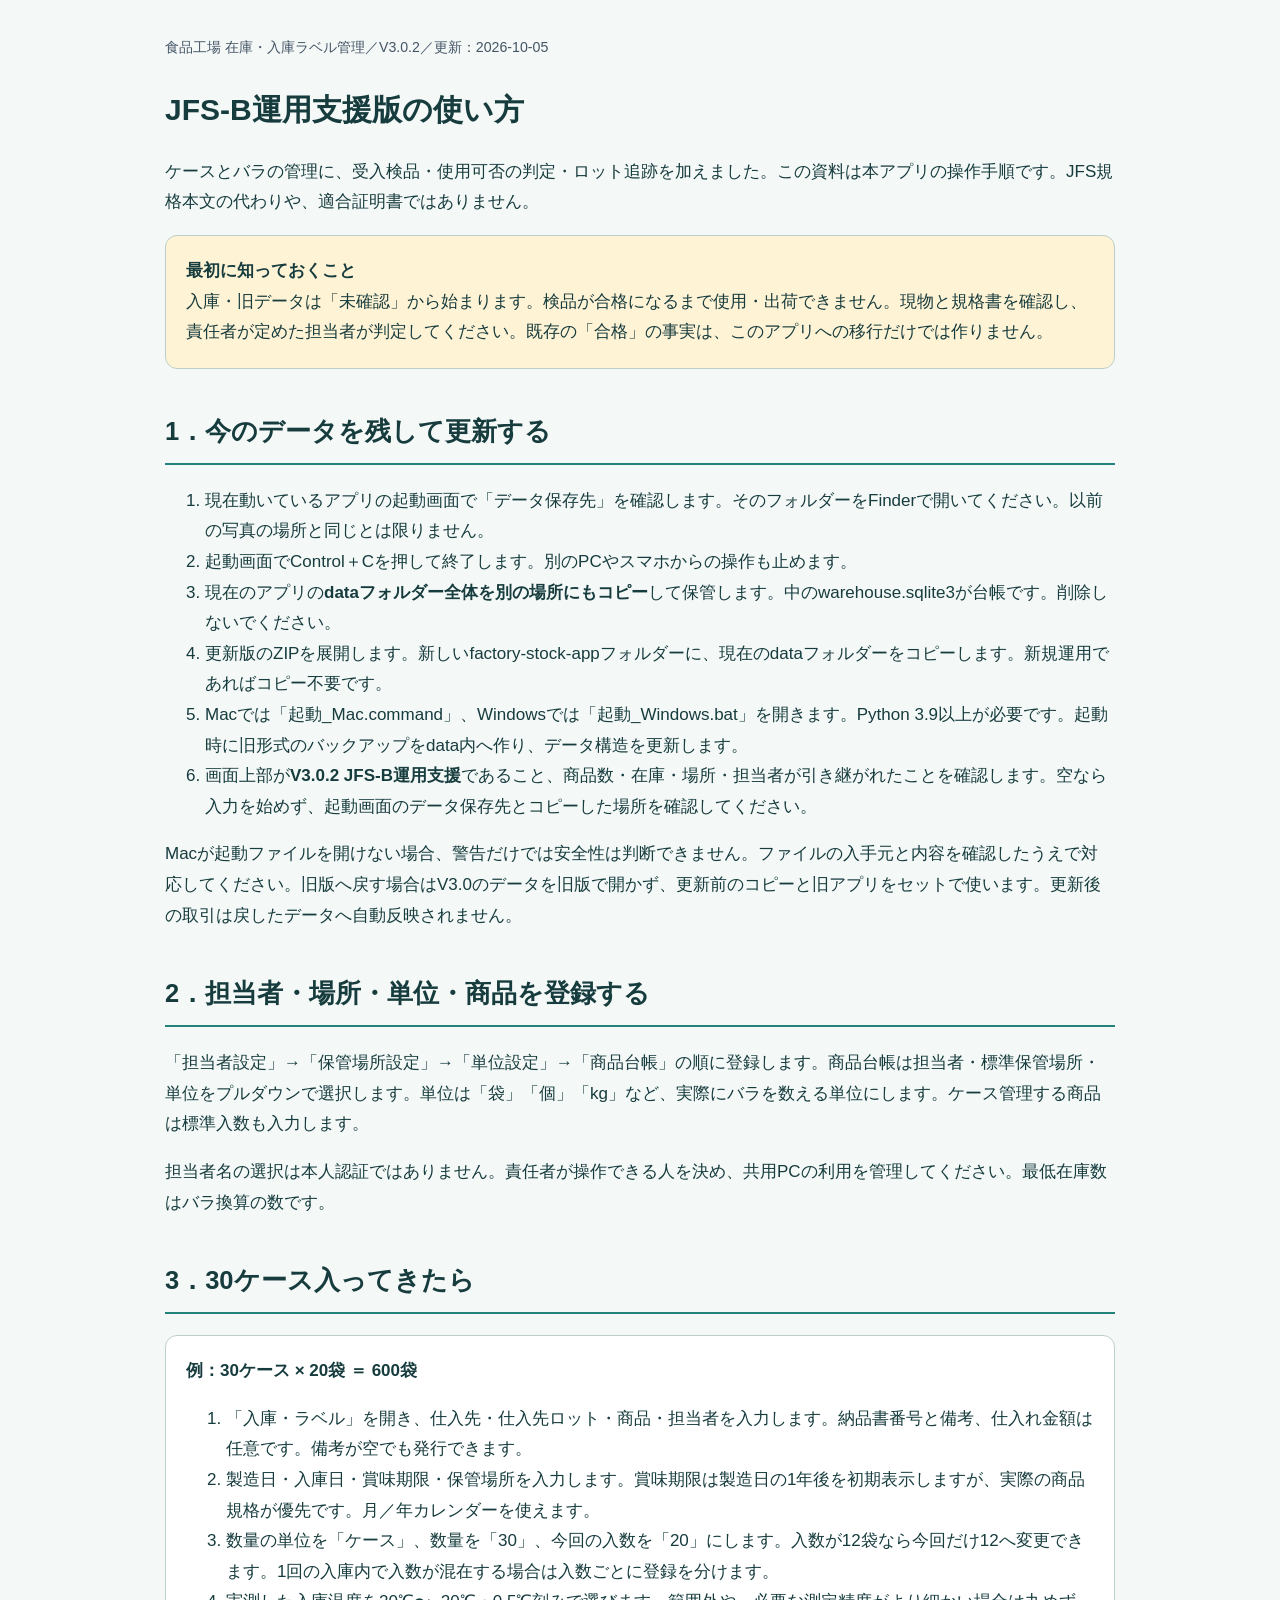
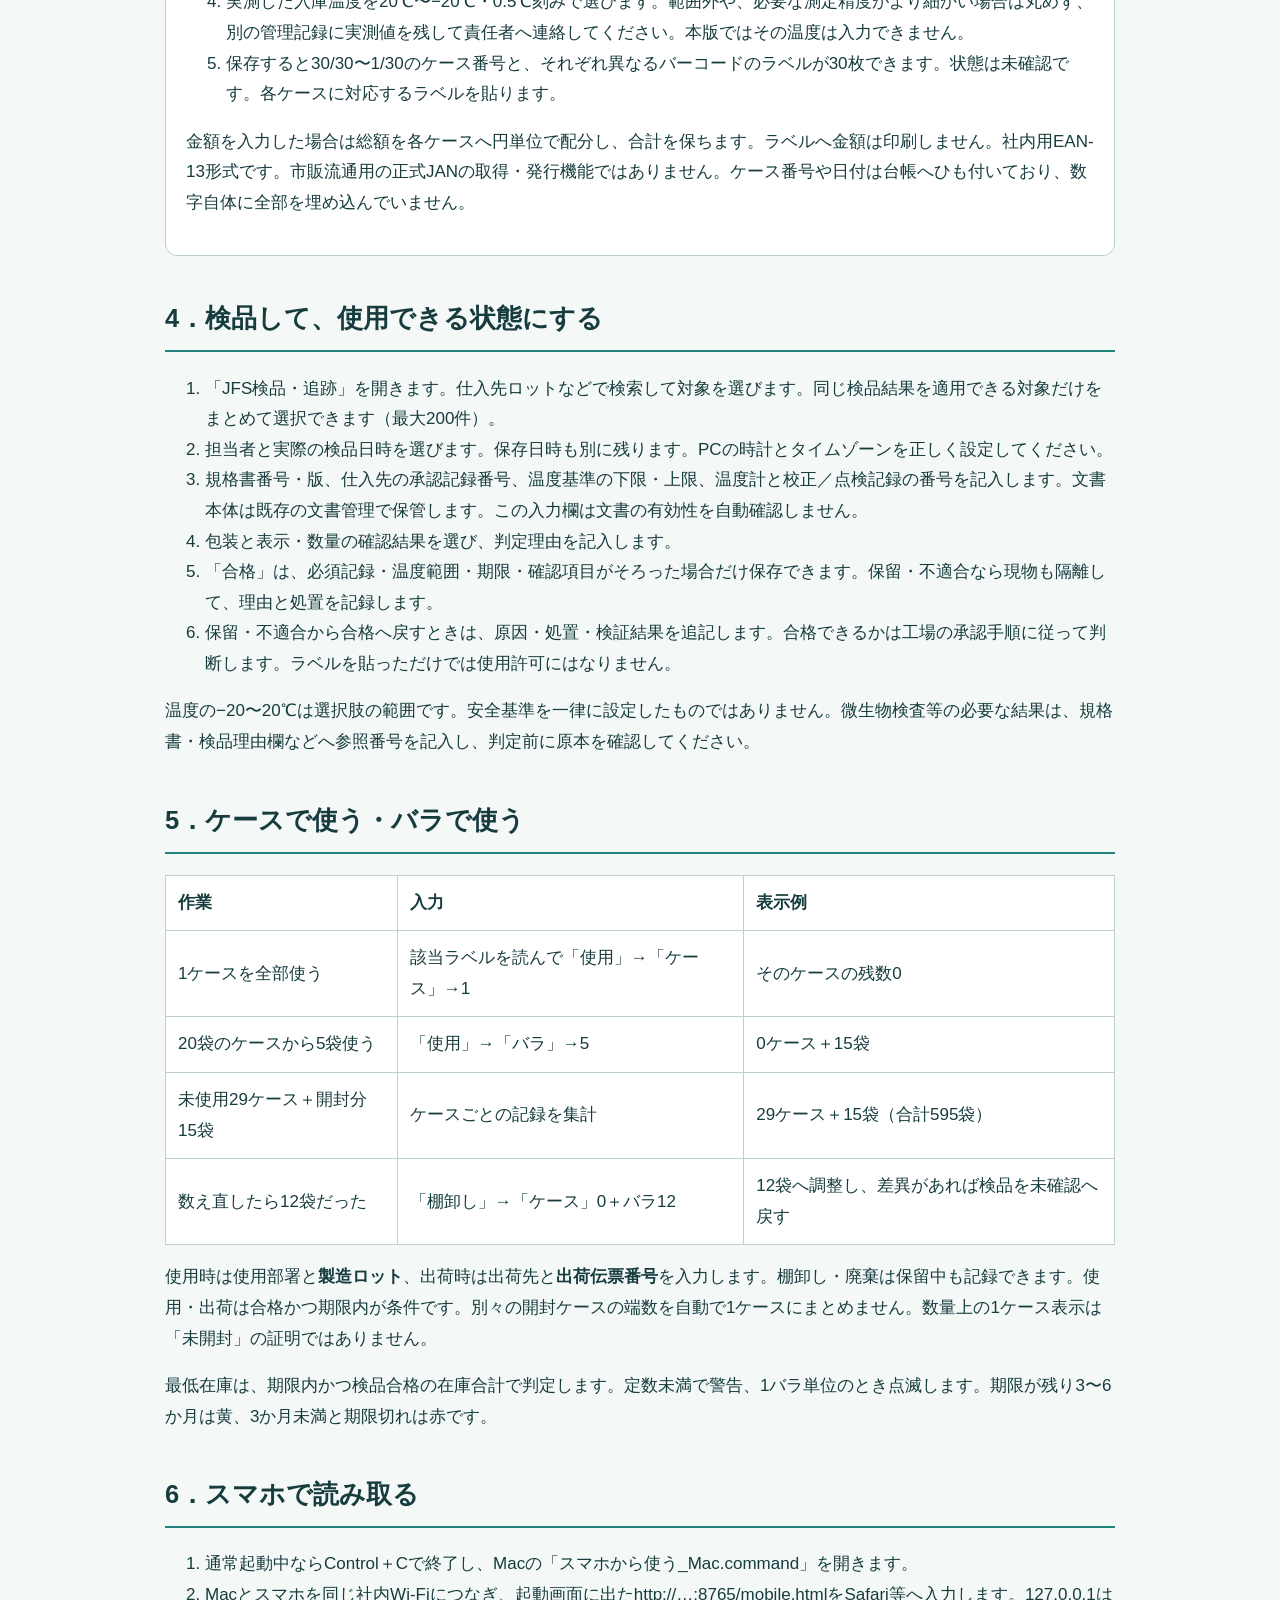
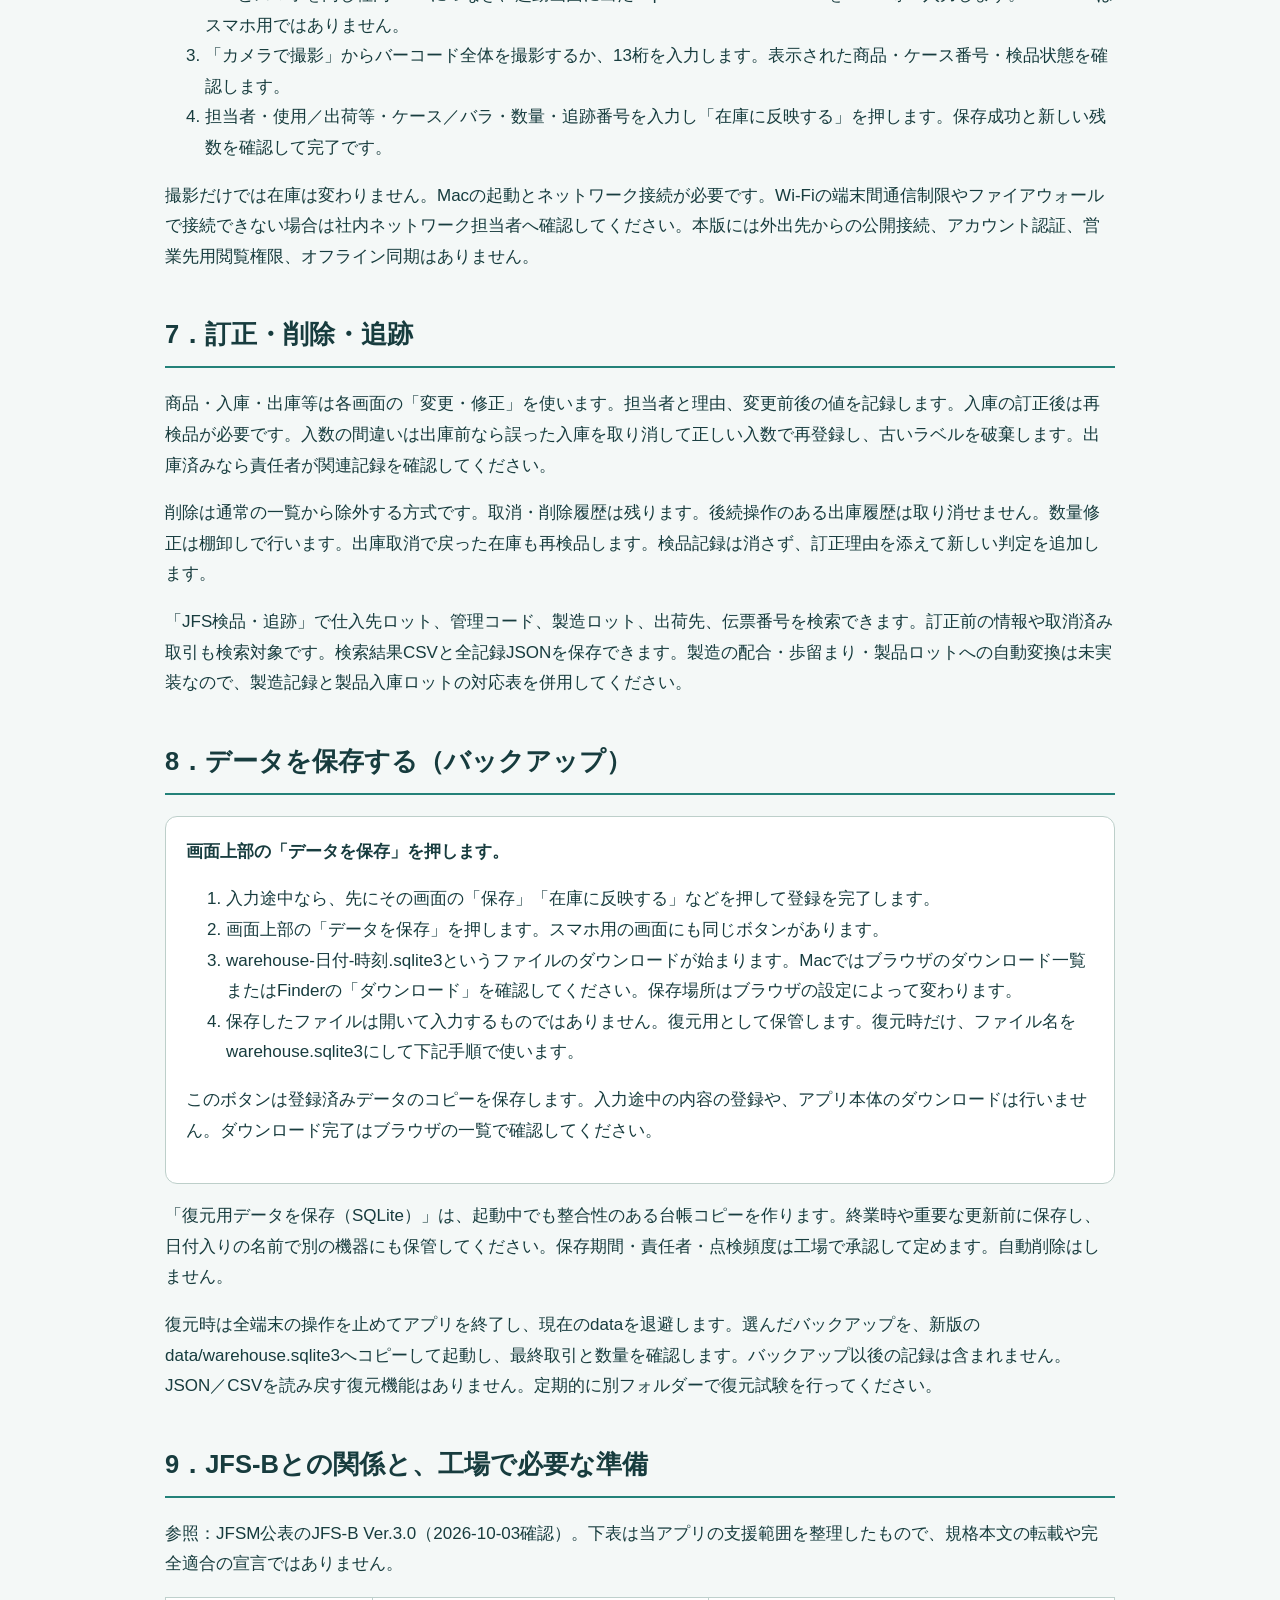
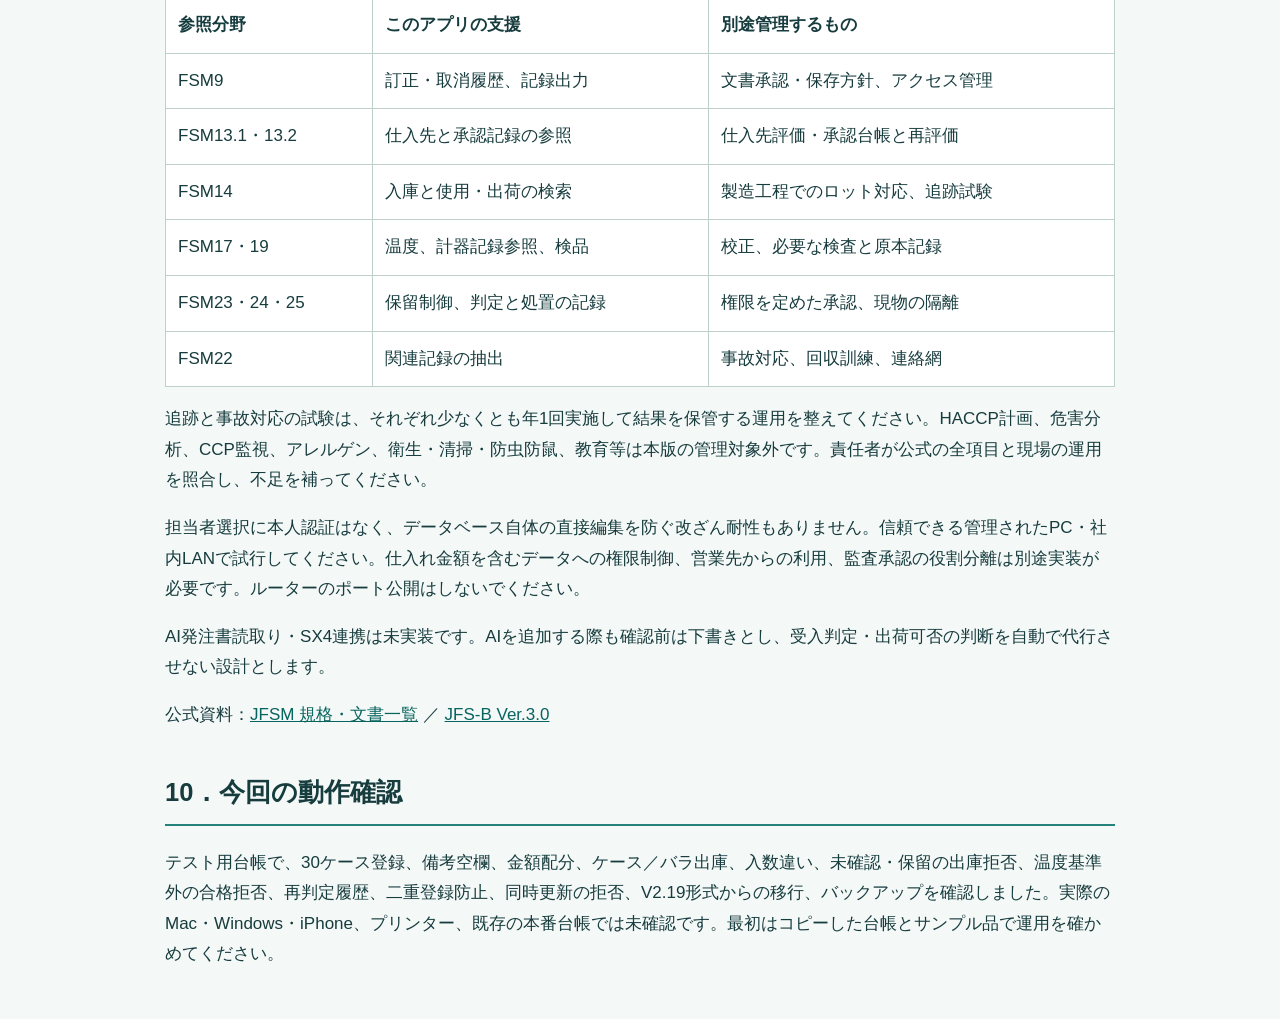
<file: 最初に読む.html>
<!doctype html><html lang="ja"><meta charset="utf-8"><meta name="viewport" content="width=device-width,initial-scale=1"><title>V3.0.2 JFS-B運用支援版の使い方</title><style>body{font:17px/1.8 sans-serif;color:#173c3e;background:#f4f8f7;margin:0}main{max-width:950px;margin:auto;padding:32px}h1{font-size:30px}h2{border-bottom:2px solid #238279;padding-bottom:8px;margin-top:40px}article,.notice{background:white;border:1px solid #bdcfca;border-radius:12px;padding:20px;margin:16px 0}table{border-collapse:collapse;width:100%;background:white}th,td{border:1px solid #bed0cc;padding:12px;text-align:left}small{color:#456}.notice{background:#fff3d5}code{overflow-wrap:anywhere}a{color:#07645f}@media print{body{background:white}main{padding:0}h2{break-after:avoid}tr,article{break-inside:avoid}}</style><main><small>食品工場 在庫・入庫ラベル管理／V3.0.2／更新：2026-10-05</small><h1>JFS-B運用支援版の使い方</h1><p>ケースとバラの管理に、受入検品・使用可否の判定・ロット追跡を加えました。この資料は本アプリの操作手順です。JFS規格本文の代わりや、適合証明書ではありません。</p><div class="notice"><b>最初に知っておくこと</b><br>入庫・旧データは「未確認」から始まります。検品が合格になるまで使用・出荷できません。現物と規格書を確認し、責任者が定めた担当者が判定してください。既存の「合格」の事実は、このアプリへの移行だけでは作りません。</div>
<h2>1．今のデータを残して更新する</h2><ol><li>現在動いているアプリの起動画面で「データ保存先」を確認します。そのフォルダーをFinderで開いてください。以前の写真の場所と同じとは限りません。</li><li>起動画面でControl＋Cを押して終了します。別のPCやスマホからの操作も止めます。</li><li>現在のアプリの<b>dataフォルダー全体を別の場所にもコピー</b>して保管します。中のwarehouse.sqlite3が台帳です。削除しないでください。</li><li>更新版のZIPを展開します。新しいfactory-stock-appフォルダーに、現在のdataフォルダーをコピーします。新規運用であればコピー不要です。</li><li>Macでは「起動_Mac.command」、Windowsでは「起動_Windows.bat」を開きます。Python 3.9以上が必要です。起動時に旧形式のバックアップをdata内へ作り、データ構造を更新します。</li><li>画面上部が<b>V3.0.2 JFS-B運用支援</b>であること、商品数・在庫・場所・担当者が引き継がれたことを確認します。空なら入力を始めず、起動画面のデータ保存先とコピーした場所を確認してください。</li></ol><p>Macが起動ファイルを開けない場合、警告だけでは安全性は判断できません。ファイルの入手元と内容を確認したうえで対応してください。旧版へ戻す場合はV3.0のデータを旧版で開かず、更新前のコピーと旧アプリをセットで使います。更新後の取引は戻したデータへ自動反映されません。</p>
<h2>2．担当者・場所・単位・商品を登録する</h2><p>「担当者設定」→「保管場所設定」→「単位設定」→「商品台帳」の順に登録します。商品台帳は担当者・標準保管場所・単位をプルダウンで選択します。単位は「袋」「個」「kg」など、実際にバラを数える単位にします。ケース管理する商品は標準入数も入力します。</p><p>担当者名の選択は本人認証ではありません。責任者が操作できる人を決め、共用PCの利用を管理してください。最低在庫数はバラ換算の数です。</p>
<h2>3．30ケース入ってきたら</h2><article><b>例：30ケース × 20袋 ＝ 600袋</b><ol><li>「入庫・ラベル」を開き、仕入先・仕入先ロット・商品・担当者を入力します。納品書番号と備考、仕入れ金額は任意です。備考が空でも発行できます。</li><li>製造日・入庫日・賞味期限・保管場所を入力します。賞味期限は製造日の1年後を初期表示しますが、実際の商品規格が優先です。月／年カレンダーを使えます。</li><li>数量の単位を「ケース」、数量を「30」、今回の入数を「20」にします。入数が12袋なら今回だけ12へ変更できます。1回の入庫内で入数が混在する場合は入数ごとに登録を分けます。</li><li>実測した入庫温度を20℃〜−20℃・0.5℃刻みで選びます。範囲外や、必要な測定精度がより細かい場合は丸めず、別の管理記録に実測値を残して責任者へ連絡してください。本版ではその温度は入力できません。</li><li>保存すると30/30〜1/30のケース番号と、それぞれ異なるバーコードのラベルが30枚できます。状態は未確認です。各ケースに対応するラベルを貼ります。</li></ol><p>金額を入力した場合は総額を各ケースへ円単位で配分し、合計を保ちます。ラベルへ金額は印刷しません。社内用EAN-13形式です。市販流通用の正式JANの取得・発行機能ではありません。ケース番号や日付は台帳へひも付いており、数字自体に全部を埋め込んでいません。</p></article>
<h2>4．検品して、使用できる状態にする</h2><ol><li>「JFS検品・追跡」を開きます。仕入先ロットなどで検索して対象を選びます。同じ検品結果を適用できる対象だけをまとめて選択できます（最大200件）。</li><li>担当者と実際の検品日時を選びます。保存日時も別に残ります。PCの時計とタイムゾーンを正しく設定してください。</li><li>規格書番号・版、仕入先の承認記録番号、温度基準の下限・上限、温度計と校正／点検記録の番号を記入します。文書本体は既存の文書管理で保管します。この入力欄は文書の有効性を自動確認しません。</li><li>包装と表示・数量の確認結果を選び、判定理由を記入します。</li><li>「合格」は、必須記録・温度範囲・期限・確認項目がそろった場合だけ保存できます。保留・不適合なら現物も隔離して、理由と処置を記録します。</li><li>保留・不適合から合格へ戻すときは、原因・処置・検証結果を追記します。合格できるかは工場の承認手順に従って判断します。ラベルを貼っただけでは使用許可にはなりません。</li></ol><p>温度の−20〜20℃は選択肢の範囲です。安全基準を一律に設定したものではありません。微生物検査等の必要な結果は、規格書・検品理由欄などへ参照番号を記入し、判定前に原本を確認してください。</p>
<h2>5．ケースで使う・バラで使う</h2><table><tr><th>作業</th><th>入力</th><th>表示例</th></tr><tr><td>1ケースを全部使う</td><td>該当ラベルを読んで「使用」→「ケース」→1</td><td>そのケースの残数0</td></tr><tr><td>20袋のケースから5袋使う</td><td>「使用」→「バラ」→5</td><td>0ケース＋15袋</td></tr><tr><td>未使用29ケース＋開封分15袋</td><td>ケースごとの記録を集計</td><td>29ケース＋15袋（合計595袋）</td></tr><tr><td>数え直したら12袋だった</td><td>「棚卸し」→「ケース」0＋バラ12</td><td>12袋へ調整し、差異があれば検品を未確認へ戻す</td></tr></table><p>使用時は使用部署と<b>製造ロット</b>、出荷時は出荷先と<b>出荷伝票番号</b>を入力します。棚卸し・廃棄は保留中も記録できます。使用・出荷は合格かつ期限内が条件です。別々の開封ケースの端数を自動で1ケースにまとめません。数量上の1ケース表示は「未開封」の証明ではありません。</p><p>最低在庫は、期限内かつ検品合格の在庫合計で判定します。定数未満で警告、1バラ単位のとき点滅します。期限が残り3〜6か月は黄、3か月未満と期限切れは赤です。</p>
<h2>6．スマホで読み取る</h2><ol><li>通常起動中ならControl＋Cで終了し、Macの「スマホから使う_Mac.command」を開きます。</li><li>Macとスマホを同じ社内Wi-Fiにつなぎ、起動画面に出たhttp://…:8765/mobile.htmlをSafari等へ入力します。127.0.0.1はスマホ用ではありません。</li><li>「カメラで撮影」からバーコード全体を撮影するか、13桁を入力します。表示された商品・ケース番号・検品状態を確認します。</li><li>担当者・使用／出荷等・ケース／バラ・数量・追跡番号を入力し「在庫に反映する」を押します。保存成功と新しい残数を確認して完了です。</li></ol><p>撮影だけでは在庫は変わりません。Macの起動とネットワーク接続が必要です。Wi-Fiの端末間通信制限やファイアウォールで接続できない場合は社内ネットワーク担当者へ確認してください。本版には外出先からの公開接続、アカウント認証、営業先用閲覧権限、オフライン同期はありません。</p>
<h2>7．訂正・削除・追跡</h2><p>商品・入庫・出庫等は各画面の「変更・修正」を使います。担当者と理由、変更前後の値を記録します。入庫の訂正後は再検品が必要です。入数の間違いは出庫前なら誤った入庫を取り消して正しい入数で再登録し、古いラベルを破棄します。出庫済みなら責任者が関連記録を確認してください。</p><p>削除は通常の一覧から除外する方式です。取消・削除履歴は残ります。後続操作のある出庫履歴は取り消せません。数量修正は棚卸しで行います。出庫取消で戻った在庫も再検品します。検品記録は消さず、訂正理由を添えて新しい判定を追加します。</p><p>「JFS検品・追跡」で仕入先ロット、管理コード、製造ロット、出荷先、伝票番号を検索できます。訂正前の情報や取消済み取引も検索対象です。検索結果CSVと全記録JSONを保存できます。製造の配合・歩留まり・製品ロットへの自動変換は未実装なので、製造記録と製品入庫ロットの対応表を併用してください。</p>
<h2>8．データを保存する（バックアップ）</h2><article><b>画面上部の「データを保存」を押します。</b><ol><li>入力途中なら、先にその画面の「保存」「在庫に反映する」などを押して登録を完了します。</li><li>画面上部の「データを保存」を押します。スマホ用の画面にも同じボタンがあります。</li><li>warehouse-日付-時刻.sqlite3というファイルのダウンロードが始まります。Macではブラウザのダウンロード一覧またはFinderの「ダウンロード」を確認してください。保存場所はブラウザの設定によって変わります。</li><li>保存したファイルは開いて入力するものではありません。復元用として保管します。復元時だけ、ファイル名をwarehouse.sqlite3にして下記手順で使います。</li></ol><p>このボタンは登録済みデータのコピーを保存します。入力途中の内容の登録や、アプリ本体のダウンロードは行いません。ダウンロード完了はブラウザの一覧で確認してください。</p></article><p>「復元用データを保存（SQLite）」は、起動中でも整合性のある台帳コピーを作ります。終業時や重要な更新前に保存し、日付入りの名前で別の機器にも保管してください。保存期間・責任者・点検頻度は工場で承認して定めます。自動削除はしません。</p><p>復元時は全端末の操作を止めてアプリを終了し、現在のdataを退避します。選んだバックアップを、新版のdata/warehouse.sqlite3へコピーして起動し、最終取引と数量を確認します。バックアップ以後の記録は含まれません。JSON／CSVを読み戻す復元機能はありません。定期的に別フォルダーで復元試験を行ってください。</p>
<h2>9．JFS-Bとの関係と、工場で必要な準備</h2><p>参照：JFSM公表のJFS-B Ver.3.0（2026-10-03確認）。下表は当アプリの支援範囲を整理したもので、規格本文の転載や完全適合の宣言ではありません。</p><table><tr><th>参照分野</th><th>このアプリの支援</th><th>別途管理するもの</th></tr><tr><td>FSM9</td><td>訂正・取消履歴、記録出力</td><td>文書承認・保存方針、アクセス管理</td></tr><tr><td>FSM13.1・13.2</td><td>仕入先と承認記録の参照</td><td>仕入先評価・承認台帳と再評価</td></tr><tr><td>FSM14</td><td>入庫と使用・出荷の検索</td><td>製造工程でのロット対応、追跡試験</td></tr><tr><td>FSM17・19</td><td>温度、計器記録参照、検品</td><td>校正、必要な検査と原本記録</td></tr><tr><td>FSM23・24・25</td><td>保留制御、判定と処置の記録</td><td>権限を定めた承認、現物の隔離</td></tr><tr><td>FSM22</td><td>関連記録の抽出</td><td>事故対応、回収訓練、連絡網</td></tr></table><p>追跡と事故対応の試験は、それぞれ少なくとも年1回実施して結果を保管する運用を整えてください。HACCP計画、危害分析、CCP監視、アレルゲン、衛生・清掃・防虫防鼠、教育等は本版の管理対象外です。責任者が公式の全項目と現場の運用を照合し、不足を補ってください。</p><p>担当者選択に本人認証はなく、データベース自体の直接編集を防ぐ改ざん耐性もありません。信頼できる管理されたPC・社内LANで試行してください。仕入れ金額を含むデータへの権限制御、営業先からの利用、監査承認の役割分離は別途実装が必要です。ルーターのポート公開はしないでください。</p><p>AI発注書読取り・SX4連携は未実装です。AIを追加する際も確認前は下書きとし、受入判定・出荷可否の判断を自動で代行させない設計とします。</p><p>公式資料：<a href="https://www.jfsm.or.jp/scheme/documents/">JFSM 規格・文書一覧</a> ／ <a href="https://www.jfsm.or.jp/scheme/docs/f83ca7492f65b9a57aff49e425352c1b170c5225.pdf">JFS-B Ver.3.0</a></p>
<h2>10．今回の動作確認</h2><p>テスト用台帳で、30ケース登録、備考空欄、金額配分、ケース／バラ出庫、入数違い、未確認・保留の出庫拒否、温度基準外の合格拒否、再判定履歴、二重登録防止、同時更新の拒否、V2.19形式からの移行、バックアップを確認しました。実際のMac・Windows・iPhone、プリンター、既存の本番台帳では未確認です。最初はコピーした台帳とサンプル品で運用を確かめてください。</p></main></html>
</file>
